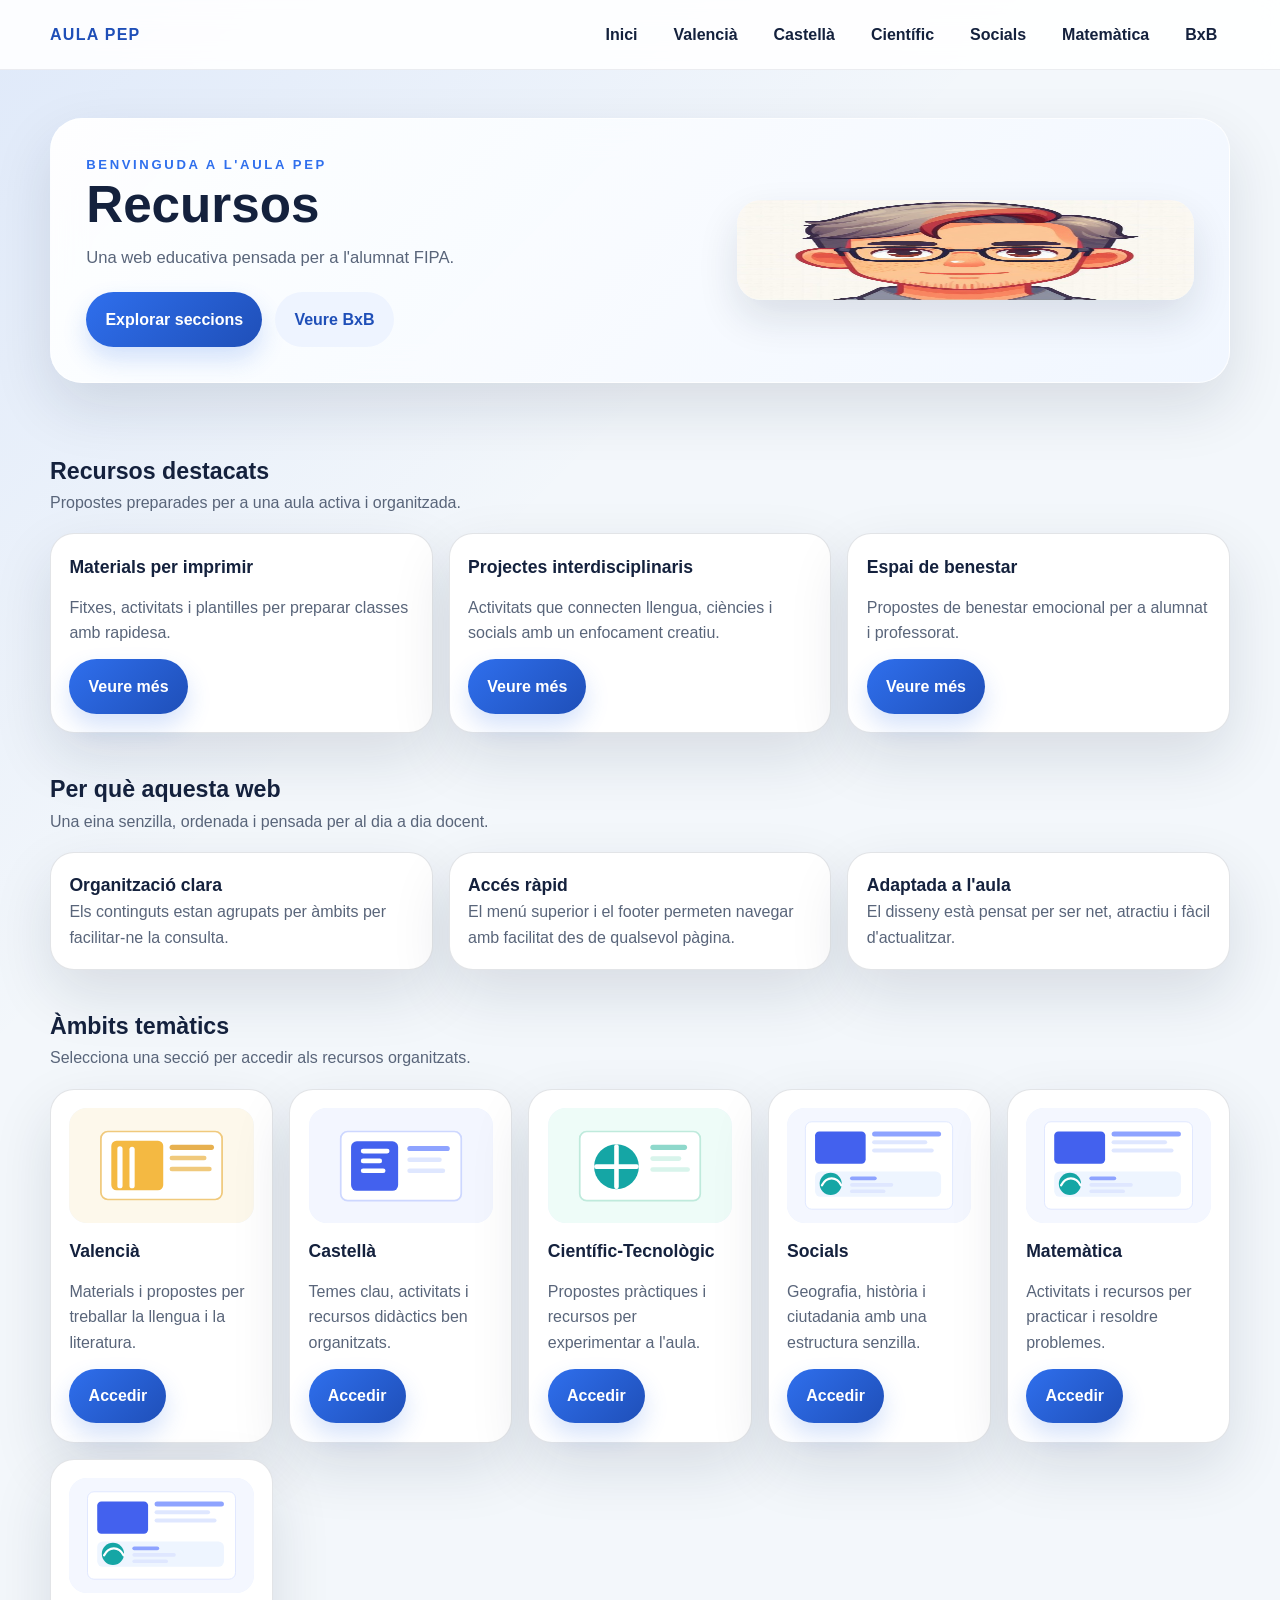
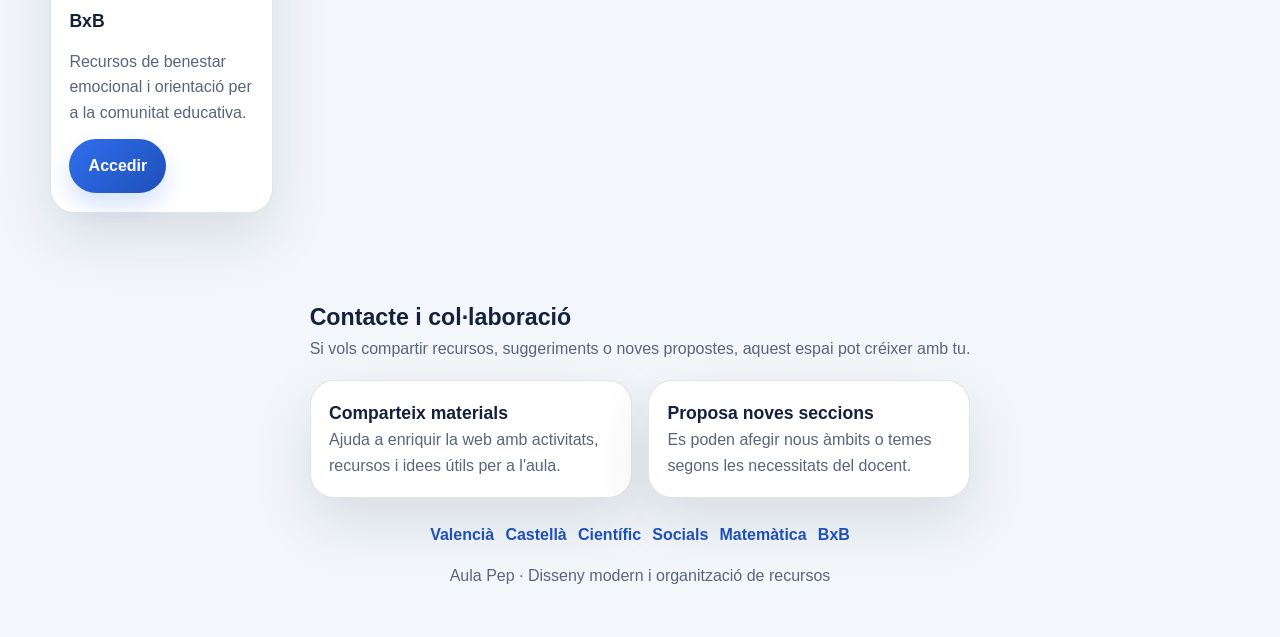
<file: index.html>
<!DOCTYPE html>
<html lang="ca">
<head>
  <meta charset="UTF-8" />
  <meta name="viewport" content="width=device-width, initial-scale=1.0" />
  <title>Aula Pep</title>
  <link rel="stylesheet" href="styles.css" />
</head>
<body>
  <div class="site-shell">
    <header class="site-header">
      <nav class="top-nav" aria-label="Navegació principal">
        <a class="nav-brand" href="index.html">Aula Pep</a>
        <div class="nav-links">
          <a href="index.html">Inici</a>
          <a href="valencia/index.html">Valencià</a>
          <a href="castella/index.html">Castellà</a>
          <a href="cientificotecnologic/index.html">Científic</a>
          <a href="social/index.html">Socials</a>
          <a href="matematica/index.html">Matemàtica</a>
          <a href="bxb.html">BxB</a>
        </div>
        <details class="mobile-nav">
          <summary>Menú</summary>
          <div class="mobile-nav__links">
            <a href="index.html">Inici</a>
            <a href="valencia/index.html">Valencià</a>
            <a href="castella/index.html">Castellà</a>
            <a href="cientificotecnologic/index.html">Científic</a>
            <a href="social/index.html">Socials</a>
            <a href="matematica/index.html">Matemàtica</a>
            <a href="bxb.html">BxB</a>
          </div>
        </details>
      </nav>
    </header>

    <header class="hero">
      <div class="hero-content">
        <div class="hero-text">
          <p class="eyebrow">Benvinguda a l'Aula Pep</p>
          <h1>Recursos</h1>
          <p class="subtitle">Una web educativa pensada per a l'alumnat FIPA.</p>
          <div class="hero-actions">
            <a class="button" href="#seccions">Explorar seccions</a>
            <a class="button-secondary" href="bxb.html">Veure BxB</a>
          </div>
        </div>
        <div class="hero-media">
          <img src="assets/images/peplogo.jpg" alt="Il·lustració d'un espai de recursos escolars" width="100" height="100">
        </div>
      </div>
    </header>

    <main>
      <section class="section-block" id="seccions">
        <div class="section-heading">
          <div>
            <h2>Recursos destacats</h2>
            <p>Propostes preparades per a una aula activa i organitzada.</p>
          </div>
        </div>

        <div class="card-grid">
          <article class="feature-card">
            <h3>Materials per imprimir</h3>
            <p>Fitxes, activitats i plantilles per preparar classes amb rapidesa.</p>
            <a class="button" href="valencia/index.html">Veure més</a>
          </article>
          <article class="feature-card">
            <h3>Projectes interdisciplinaris</h3>
            <p>Activitats que connecten llengua, ciències i socials amb un enfocament creatiu.</p>
            <a class="button" href="cientificotecnologic/index.html">Veure més</a>
          </article>
          <article class="feature-card">
            <h3>Espai de benestar</h3>
            <p>Propostes de benestar emocional per a alumnat i professorat.</p>
            <a class="button" href="bxb.html">Veure més</a>
          </article>
        </div>
      </section>

      <section class="section-block">
        <div class="section-heading">
          <div>
            <h2>Per què aquesta web</h2>
            <p>Una eina senzilla, ordenada i pensada per al dia a dia docent.</p>
          </div>
        </div>

        <div class="card-grid">
          <article class="info-card">
            <h3>Organització clara</h3>
            <p>Els continguts estan agrupats per àmbits per facilitar-ne la consulta.</p>
          </article>
          <article class="info-card">
            <h3>Accés ràpid</h3>
            <p>El menú superior i el footer permeten navegar amb facilitat des de qualsevol pàgina.</p>
          </article>
          <article class="info-card">
            <h3>Adaptada a l'aula</h3>
            <p>El disseny està pensat per ser net, atractiu i fàcil d'actualitzar.</p>
          </article>
        </div>
      </section>

      <section class="section-block" id="seccions">
        <div class="section-heading">
          <div>
            <h2>Àmbits temàtics</h2>
            <p>Selecciona una secció per accedir als recursos organitzats.</p>
          </div>
        </div>

        <div class="card-grid">
          <article class="feature-card">
            <div class="feature-card__image">
              <img src="assets/images/section-valencia.svg" alt="Il·lustració de valencià" />
            </div>
            <h3>Valencià</h3>
            <p>Materials i propostes per treballar la llengua i la literatura.</p>
            <a class="button" href="valencia/index.html">Accedir</a>
          </article>

          <article class="feature-card">
            <div class="feature-card__image">
              <img src="assets/images/section-castella.svg" alt="Il·lustració de castellà" />
            </div>
            <h3>Castellà</h3>
            <p>Temes clau, activitats i recursos didàctics ben organitzats.</p>
            <a class="button" href="castella/index.html">Accedir</a>
          </article>

          <article class="feature-card">
            <div class="feature-card__image">
              <img src="assets/images/section-cientific.svg" alt="Il·lustració de ciència i tecnologia" />
            </div>
            <h3>Científic-Tecnològic</h3>
            <p>Propostes pràctiques i recursos per experimentar a l'aula.</p>
            <a class="button" href="cientificotecnologic/index.html">Accedir</a>
          </article>

          <article class="feature-card">
            <div class="feature-card__image">
              <img src="assets/images/hero-home.svg" alt="Il·lustració de socials" />
            </div>
            <h3>Socials</h3>
            <p>Geografia, història i ciutadania amb una estructura senzilla.</p>
            <a class="button" href="social/index.html">Accedir</a>
          </article>

          <article class="feature-card">
            <div class="feature-card__image">
              <img src="assets/images/hero-home.svg" alt="Il·lustració de matemàtiques" />
            </div>
            <h3>Matemàtica</h3>
            <p>Activitats i recursos per practicar i resoldre problemes.</p>
            <a class="button" href="matematica/index.html">Accedir</a>
          </article>

          <article class="feature-card">
            <div class="feature-card__image">
              <img src="assets/images/hero-home.svg" alt="Il·lustració de benestar emocional" />
            </div>
            <h3>BxB</h3>
            <p>Recursos de benestar emocional i orientació per a la comunitat educativa.</p>
            <a class="button" href="bxb.html">Accedir</a>
          </article>
        </div>
      </section>
    </main>

    <section class="section-block">
      <div class="section-heading">
        <div>
          <h2>Contacte i col·laboració</h2>
          <p>Si vols compartir recursos, suggeriments o noves propostes, aquest espai pot créixer amb tu.</p>
        </div>
      </div>
      <div class="card-grid">
        <article class="info-card">
          <h3>Comparteix materials</h3>
          <p>Ajuda a enriquir la web amb activitats, recursos i idees útils per a l'aula.</p>
        </article>
        <article class="info-card">
          <h3>Proposa noves seccions</h3>
          <p>Es poden afegir nous àmbits o temes segons les necessitats del docent.</p>
        </article>
      </div>
    </section>

    <footer class="footer">
      <div class="footer-links">
        <a href="valencia/index.html">Valencià</a>
        <a href="castella/index.html">Castellà</a>
        <a href="cientificotecnologic/index.html">Científic</a>
        <a href="social/index.html">Socials</a>
        <a href="matematica/index.html">Matemàtica</a>
        <a href="bxb.html">BxB</a>
      </div>
      <p>Aula Pep · Disseny modern i organització de recursos</p>
    </footer>
  </div>
</body>
</html>
</file>
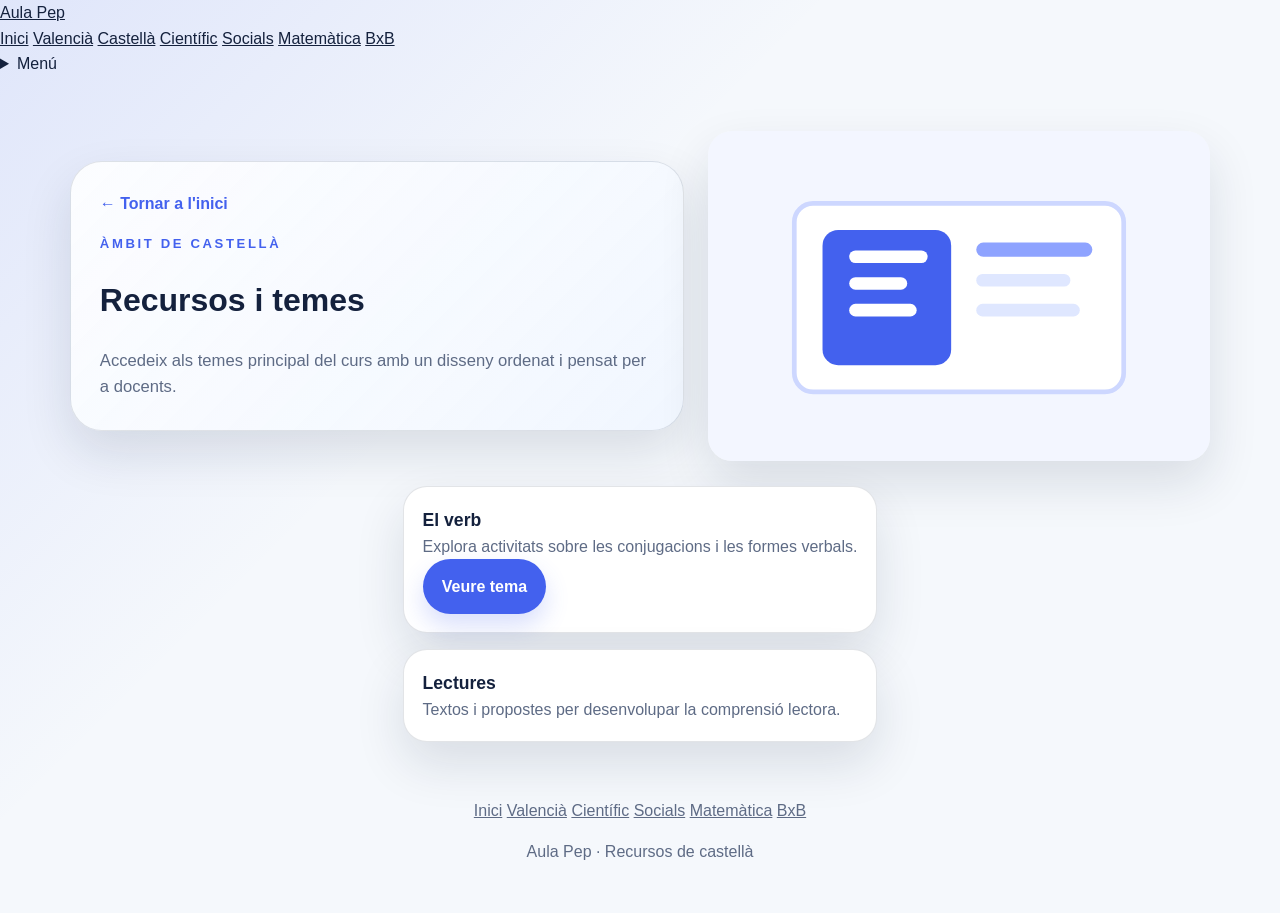
<file: castella/index.html>
<!DOCTYPE html>
<html lang="ca">
<head>
  <meta charset="UTF-8" />
  <meta name="viewport" content="width=device-width, initial-scale=1.0" />
  <title>Castellà · Aula Pep</title>
  <link rel="stylesheet" href="../assets/css/styles.css" />
</head>
<body>
  <div class="site-shell">
    <header class="site-header">
      <nav class="top-nav" aria-label="Navegació principal">
        <a class="nav-brand" href="../index.html">Aula Pep</a>
        <div class="nav-links">
          <a href="../index.html">Inici</a>
          <a href="../valencia/index.html">Valencià</a>
          <a href="index.html">Castellà</a>
          <a href="../cientificotecnologic/index.html">Científic</a>
          <a href="../social/index.html">Socials</a>
          <a href="../matematica/index.html">Matemàtica</a>
          <a href="../bxb.html">BxB</a>
        </div>
        <details class="mobile-nav">
          <summary>Menú</summary>
          <div class="mobile-nav__links">
            <a href="../index.html">Inici</a>
            <a href="../valencia/index.html">Valencià</a>
            <a href="index.html">Castellà</a>
            <a href="../cientificotecnologic/index.html">Científic</a>
            <a href="../social/index.html">Socials</a>
            <a href="../matematica/index.html">Matemàtica</a>
            <a href="../bxb.html">BxB</a>
          </div>
        </details>
      </nav>
    </header>

    <header class="page-hero">
      <div class="page-hero__content">
        <a class="back-link" href="../index.html">← Tornar a l'inici</a>
        <p class="eyebrow">Àmbit de castellà</p>
        <h1>Recursos i temes</h1>
        <p class="subtitle">Accedeix als temes principal del curs amb un disseny ordenat i pensat per a docents.</p>
      </div>
      <div class="page-hero__media">
        <img src="../assets/images/section-castella.svg" alt="Il·lustració d'activitats de castellà" />
      </div>
    </header>

    <main class="content-page">
      <section class="info-card-grid">
        <article class="info-card">
          <h3>El verb</h3>
          <p>Explora activitats sobre les conjugacions i les formes verbals.</p>
          <a class="button" href="tema-verbo.html">Veure tema</a>
        </article>
        <article class="info-card">
          <h3>Lectures</h3>
          <p>Textos i propostes per desenvolupar la comprensió lectora.</p>
        </article>
      </section>
    </main>

    <footer class="footer">
      <div class="footer-links">
        <a href="../index.html">Inici</a>
        <a href="../valencia/index.html">Valencià</a>
        <a href="../cientificotecnologic/index.html">Científic</a>
        <a href="../social/index.html">Socials</a>
        <a href="../matematica/index.html">Matemàtica</a>
        <a href="../bxb.html">BxB</a>
      </div>
      <p>Aula Pep · Recursos de castellà</p>
    </footer>
  </div>
</body>
</html>
</file>
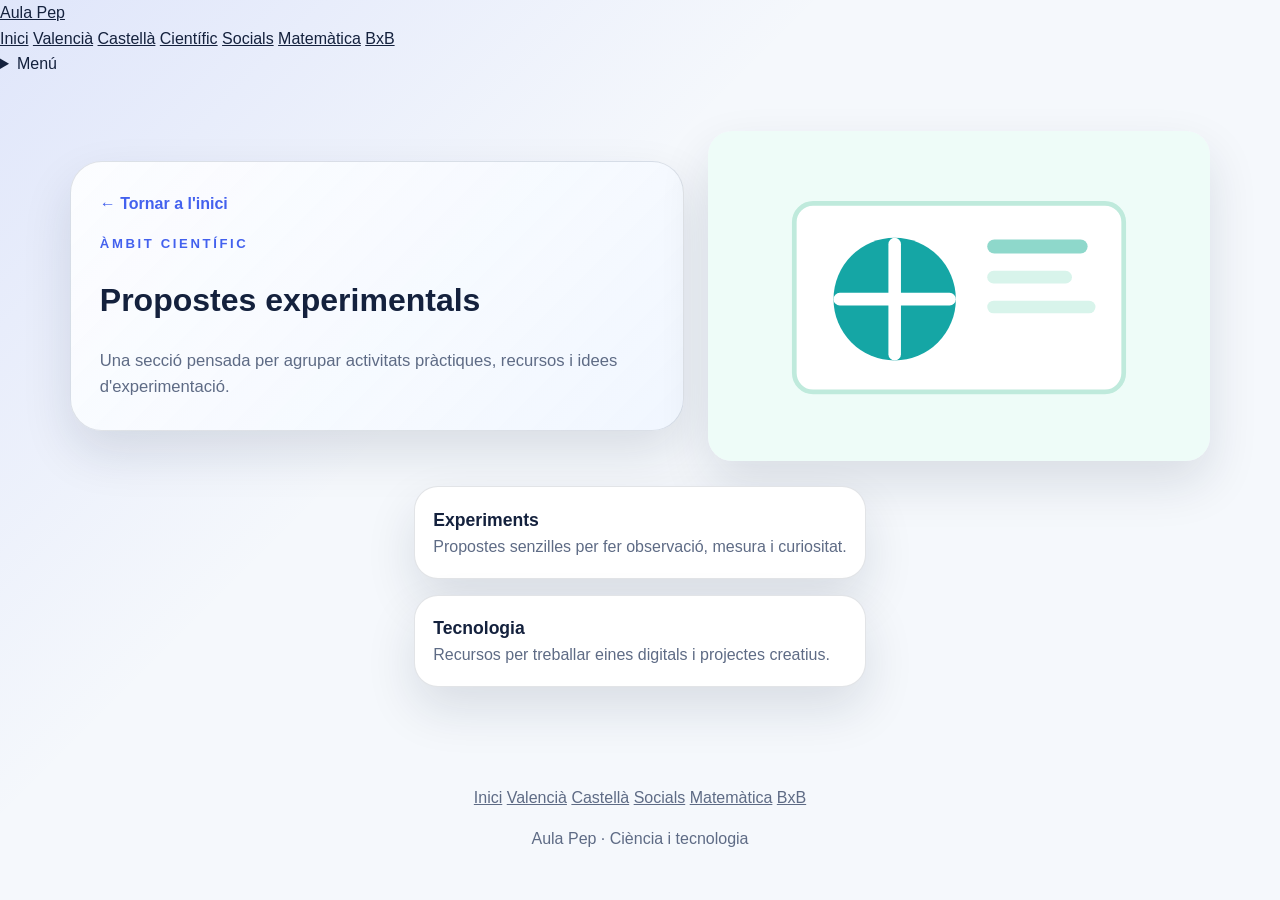
<file: cientificotecnologic/index.html>
<!DOCTYPE html>
<html lang="ca">
<head>
  <meta charset="UTF-8" />
  <meta name="viewport" content="width=device-width, initial-scale=1.0" />
  <title>Científic-Tecnològic · Aula Pep</title>
  <link rel="stylesheet" href="../assets/css/styles.css" />
</head>
<body>
  <div class="site-shell">
    <header class="site-header">
      <nav class="top-nav" aria-label="Navegació principal">
        <a class="nav-brand" href="../index.html">Aula Pep</a>
        <div class="nav-links">
          <a href="../index.html">Inici</a>
          <a href="../valencia/index.html">Valencià</a>
          <a href="../castella/index.html">Castellà</a>
          <a href="index.html">Científic</a>
          <a href="../social/index.html">Socials</a>
          <a href="../matematica/index.html">Matemàtica</a>
          <a href="../bxb.html">BxB</a>
        </div>
        <details class="mobile-nav">
          <summary>Menú</summary>
          <div class="mobile-nav__links">
            <a href="../index.html">Inici</a>
            <a href="../valencia/index.html">Valencià</a>
            <a href="../castella/index.html">Castellà</a>
            <a href="index.html">Científic</a>
            <a href="../social/index.html">Socials</a>
            <a href="../matematica/index.html">Matemàtica</a>
            <a href="../bxb.html">BxB</a>
          </div>
        </details>
      </nav>
    </header>

    <header class="page-hero">
      <div class="page-hero__content">
        <a class="back-link" href="../index.html">← Tornar a l'inici</a>
        <p class="eyebrow">Àmbit científic</p>
        <h1>Propostes experimentals</h1>
        <p class="subtitle">Una secció pensada per agrupar activitats pràctiques, recursos i idees d'experimentació.</p>
      </div>
      <div class="page-hero__media">
        <img src="../assets/images/section-cientific.svg" alt="Il·lustració d'experimentació científica" />
      </div>
    </header>

    <main class="content-page">
      <section class="info-card-grid">
        <article class="info-card">
          <h3>Experiments</h3>
          <p>Propostes senzilles per fer observació, mesura i curiositat.</p>
        </article>
        <article class="info-card">
          <h3>Tecnologia</h3>
          <p>Recursos per treballar eines digitals i projectes creatius.</p>
        </article>
      </section>
    </main>

    <footer class="footer">
      <div class="footer-links">
        <a href="../index.html">Inici</a>
        <a href="../valencia/index.html">Valencià</a>
        <a href="../castella/index.html">Castellà</a>
        <a href="../social/index.html">Socials</a>
        <a href="../matematica/index.html">Matemàtica</a>
        <a href="../bxb.html">BxB</a>
      </div>
      <p>Aula Pep · Ciència i tecnologia</p>
    </footer>
  </div>
</body>
</html>
</file>
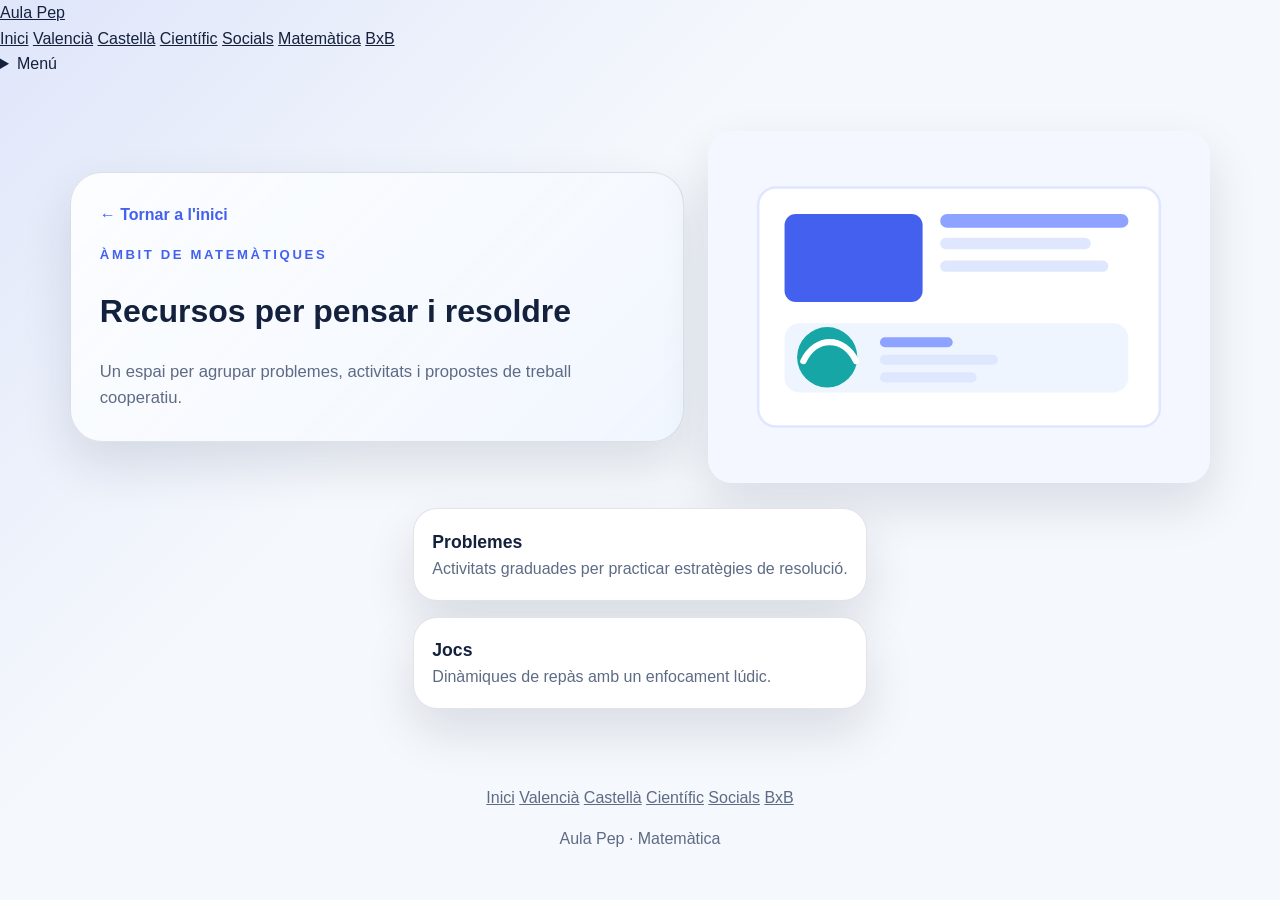
<file: matematica/index.html>
<!DOCTYPE html>
<html lang="ca">
<head>
  <meta charset="UTF-8" />
  <meta name="viewport" content="width=device-width, initial-scale=1.0" />
  <title>Matemàtica · Aula Pep</title>
  <link rel="stylesheet" href="../assets/css/styles.css" />
</head>
<body>
  <div class="site-shell">
    <header class="site-header">
      <nav class="top-nav" aria-label="Navegació principal">
        <a class="nav-brand" href="../index.html">Aula Pep</a>
        <div class="nav-links">
          <a href="../index.html">Inici</a>
          <a href="../valencia/index.html">Valencià</a>
          <a href="../castella/index.html">Castellà</a>
          <a href="../cientificotecnologic/index.html">Científic</a>
          <a href="../social/index.html">Socials</a>
          <a href="index.html">Matemàtica</a>
          <a href="../bxb.html">BxB</a>
        </div>
        <details class="mobile-nav">
          <summary>Menú</summary>
          <div class="mobile-nav__links">
            <a href="../index.html">Inici</a>
            <a href="../valencia/index.html">Valencià</a>
            <a href="../castella/index.html">Castellà</a>
            <a href="../cientificotecnologic/index.html">Científic</a>
            <a href="../social/index.html">Socials</a>
            <a href="index.html">Matemàtica</a>
            <a href="../bxb.html">BxB</a>
          </div>
        </details>
      </nav>
    </header>

    <header class="page-hero">
      <div class="page-hero__content">
        <a class="back-link" href="../index.html">← Tornar a l'inici</a>
        <p class="eyebrow">Àmbit de matemàtiques</p>
        <h1>Recursos per pensar i resoldre</h1>
        <p class="subtitle">Un espai per agrupar problemes, activitats i propostes de treball cooperatiu.</p>
      </div>
      <div class="page-hero__media">
        <img src="../assets/images/hero-home.svg" alt="Il·lustració d'un espai educatiu" />
      </div>
    </header>

    <main class="content-page">
      <section class="info-card-grid">
        <article class="info-card">
          <h3>Problemes</h3>
          <p>Activitats graduades per practicar estratègies de resolució.</p>
        </article>
        <article class="info-card">
          <h3>Jocs</h3>
          <p>Dinàmiques de repàs amb un enfocament lúdic.</p>
        </article>
      </section>
    </main>

    <footer class="footer">
      <div class="footer-links">
        <a href="../index.html">Inici</a>
        <a href="../valencia/index.html">Valencià</a>
        <a href="../castella/index.html">Castellà</a>
        <a href="../cientificotecnologic/index.html">Científic</a>
        <a href="../social/index.html">Socials</a>
        <a href="../bxb.html">BxB</a>
      </div>
      <p>Aula Pep · Matemàtica</p>
    </footer>
  </div>
</body>
</html>
</file>
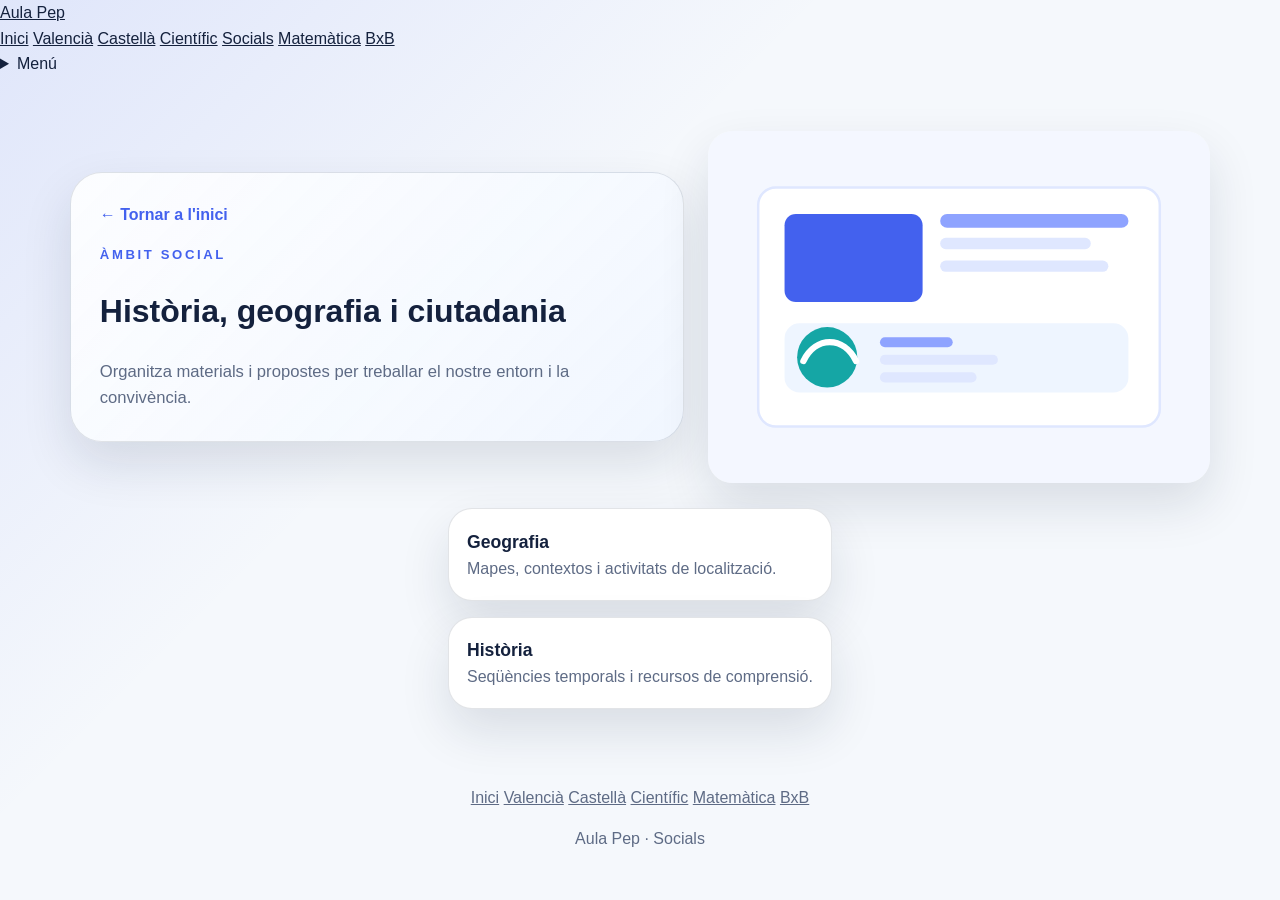
<file: social/index.html>
<!DOCTYPE html>
<html lang="ca">
<head>
  <meta charset="UTF-8" />
  <meta name="viewport" content="width=device-width, initial-scale=1.0" />
  <title>Socials · Aula Pep</title>
  <link rel="stylesheet" href="../assets/css/styles.css" />
</head>
<body>
  <div class="site-shell">
    <header class="site-header">
      <nav class="top-nav" aria-label="Navegació principal">
        <a class="nav-brand" href="../index.html">Aula Pep</a>
        <div class="nav-links">
          <a href="../index.html">Inici</a>
          <a href="../valencia/index.html">Valencià</a>
          <a href="../castella/index.html">Castellà</a>
          <a href="../cientificotecnologic/index.html">Científic</a>
          <a href="index.html">Socials</a>
          <a href="../matematica/index.html">Matemàtica</a>
          <a href="../bxb.html">BxB</a>
        </div>
        <details class="mobile-nav">
          <summary>Menú</summary>
          <div class="mobile-nav__links">
            <a href="../index.html">Inici</a>
            <a href="../valencia/index.html">Valencià</a>
            <a href="../castella/index.html">Castellà</a>
            <a href="../cientificotecnologic/index.html">Científic</a>
            <a href="index.html">Socials</a>
            <a href="../matematica/index.html">Matemàtica</a>
            <a href="../bxb.html">BxB</a>
          </div>
        </details>
      </nav>
    </header>

    <header class="page-hero">
      <div class="page-hero__content">
        <a class="back-link" href="../index.html">← Tornar a l'inici</a>
        <p class="eyebrow">Àmbit social</p>
        <h1>Història, geografia i ciutadania</h1>
        <p class="subtitle">Organitza materials i propostes per treballar el nostre entorn i la convivència.</p>
      </div>
      <div class="page-hero__media">
        <img src="../assets/images/hero-home.svg" alt="Il·lustració d'un espai educatiu" />
      </div>
    </header>

    <main class="content-page">
      <section class="info-card-grid">
        <article class="info-card">
          <h3>Geografia</h3>
          <p>Mapes, contextos i activitats de localització.</p>
        </article>
        <article class="info-card">
          <h3>Història</h3>
          <p>Seqüències temporals i recursos de comprensió.</p>
        </article>
      </section>
    </main>

    <footer class="footer">
      <div class="footer-links">
        <a href="../index.html">Inici</a>
        <a href="../valencia/index.html">Valencià</a>
        <a href="../castella/index.html">Castellà</a>
        <a href="../cientificotecnologic/index.html">Científic</a>
        <a href="../matematica/index.html">Matemàtica</a>
        <a href="../bxb.html">BxB</a>
      </div>
      <p>Aula Pep · Socials</p>
    </footer>
  </div>
</body>
</html>
</file>
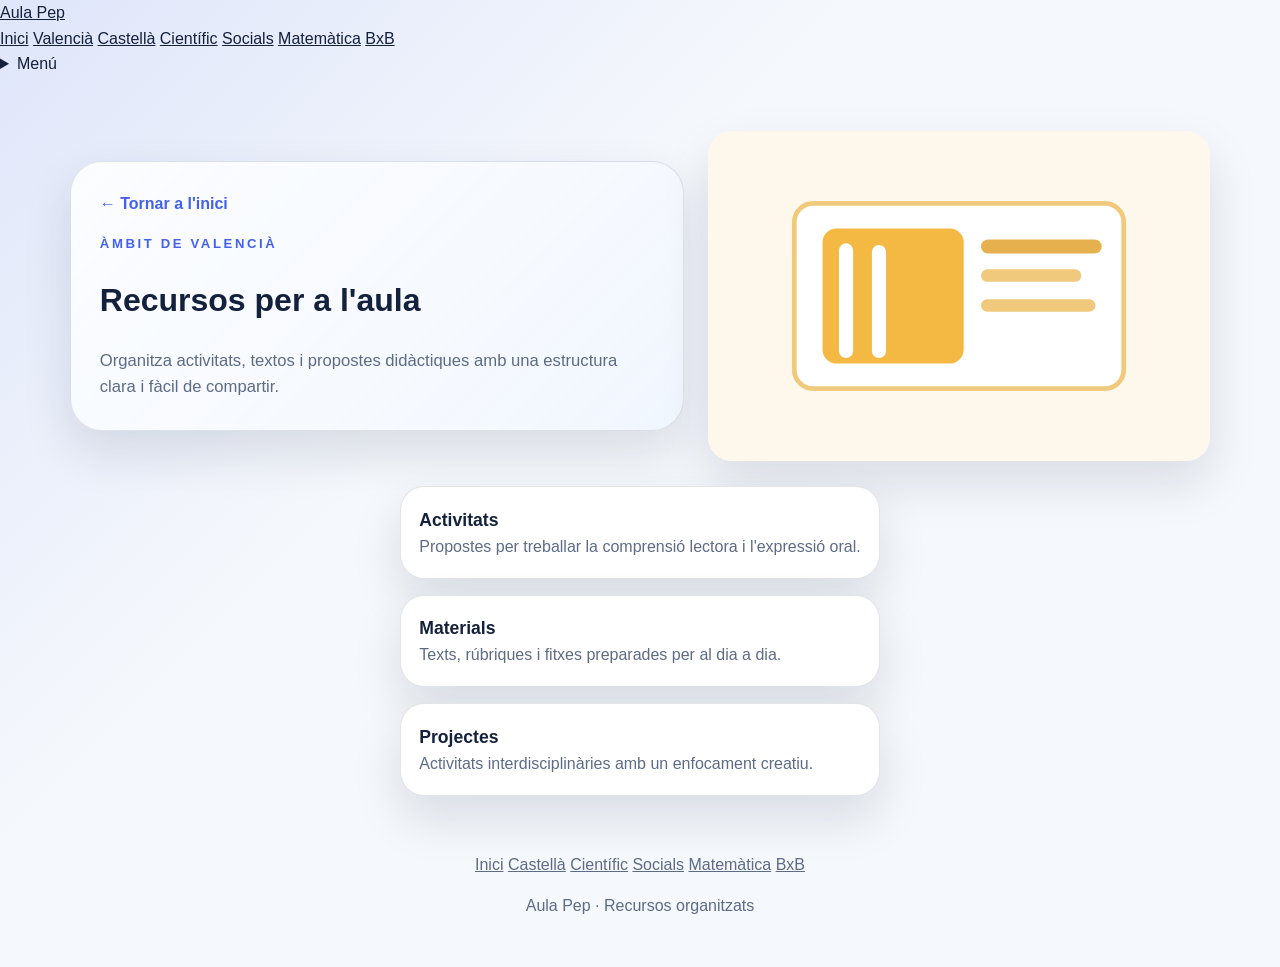
<file: valencia/index.html>
<!DOCTYPE html>
<html lang="ca">
<head>
  <meta charset="UTF-8" />
  <meta name="viewport" content="width=device-width, initial-scale=1.0" />
  <title>Valencià · Aula Pep</title>
  <link rel="stylesheet" href="../assets/css/styles.css" />
</head>
<body>
  <div class="site-shell">
    <header class="site-header">
      <nav class="top-nav" aria-label="Navegació principal">
        <a class="nav-brand" href="../index.html">Aula Pep</a>
        <div class="nav-links">
          <a href="../index.html">Inici</a>
          <a href="index.html">Valencià</a>
          <a href="../castella/index.html">Castellà</a>
          <a href="../cientificotecnologic/index.html">Científic</a>
          <a href="../social/index.html">Socials</a>
          <a href="../matematica/index.html">Matemàtica</a>
          <a href="../bxb.html">BxB</a>
        </div>
        <details class="mobile-nav">
          <summary>Menú</summary>
          <div class="mobile-nav__links">
            <a href="../index.html">Inici</a>
            <a href="index.html">Valencià</a>
            <a href="../castella/index.html">Castellà</a>
            <a href="../cientificotecnologic/index.html">Científic</a>
            <a href="../social/index.html">Socials</a>
            <a href="../matematica/index.html">Matemàtica</a>
            <a href="../bxb.html">BxB</a>
          </div>
        </details>
      </nav>
    </header>

    <header class="page-hero">
      <div class="page-hero__content">
        <a class="back-link" href="../index.html">← Tornar a l'inici</a>
        <p class="eyebrow">Àmbit de valencià</p>
        <h1>Recursos per a l'aula</h1>
        <p class="subtitle">Organitza activitats, textos i propostes didàctiques amb una estructura clara i fàcil de compartir.</p>
      </div>
      <div class="page-hero__media">
        <img src="../assets/images/section-valencia.svg" alt="Il·lustració de recursos de valencià" />
      </div>
    </header>

    <main class="content-page">
      <section class="info-card-grid">
        <article class="info-card">
          <h3>Activitats</h3>
          <p>Propostes per treballar la comprensió lectora i l'expressió oral.</p>
        </article>
        <article class="info-card">
          <h3>Materials</h3>
          <p>Texts, rúbriques i fitxes preparades per al dia a dia.</p>
        </article>
        <article class="info-card">
          <h3>Projectes</h3>
          <p>Activitats interdisciplinàries amb un enfocament creatiu.</p>
        </article>
      </section>
    </main>

    <footer class="footer">
      <div class="footer-links">
        <a href="../index.html">Inici</a>
        <a href="../castella/index.html">Castellà</a>
        <a href="../cientificotecnologic/index.html">Científic</a>
        <a href="../social/index.html">Socials</a>
        <a href="../matematica/index.html">Matemàtica</a>
        <a href="../bxb.html">BxB</a>
      </div>
      <p>Aula Pep · Recursos organitzats</p>
    </footer>
  </div>
</body>
</html>
</file>
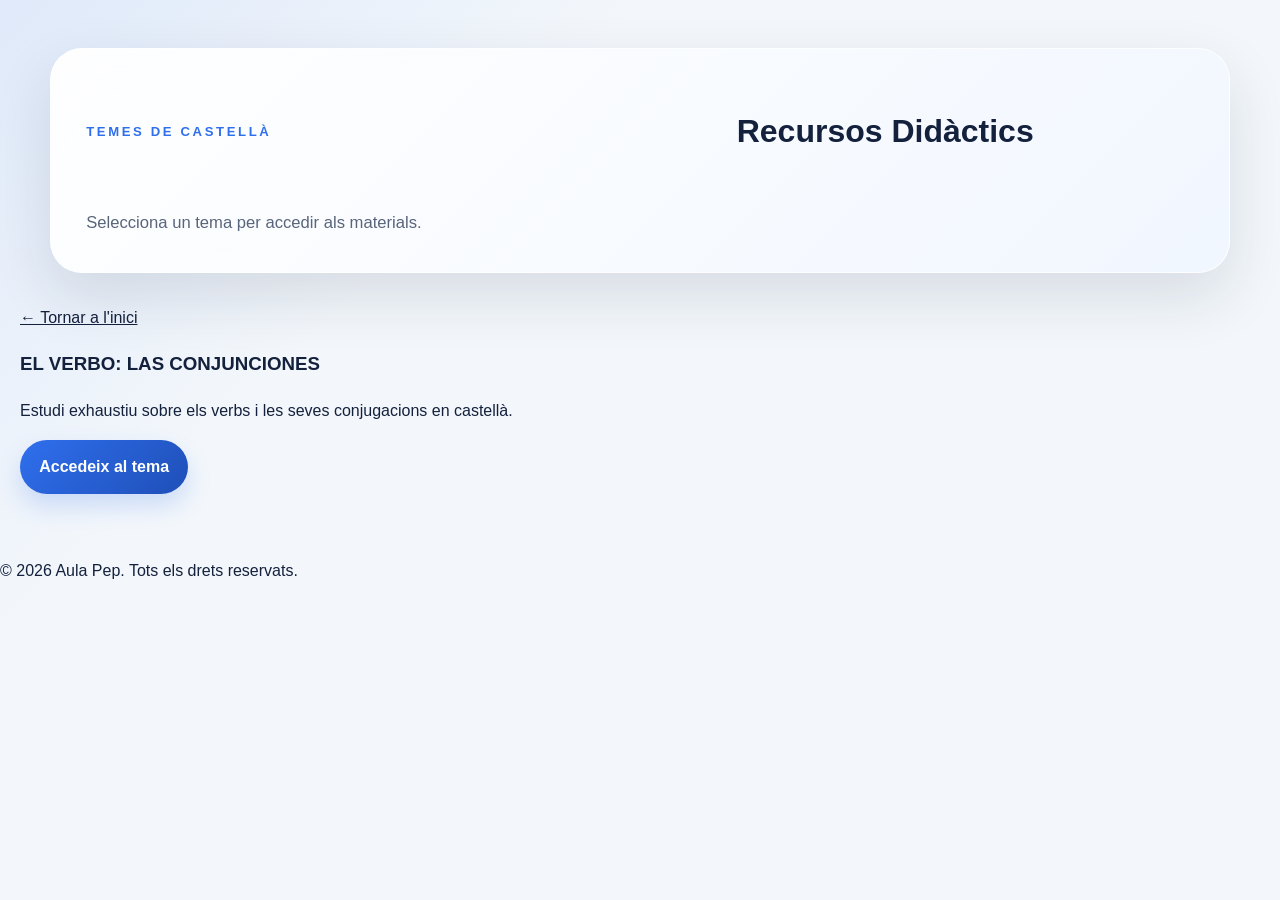
<file: castella/castellano.html>
<!DOCTYPE html>
<html lang="es">
<head>
  <meta charset="UTF-8" />
  <meta name="viewport" content="width=device-width, initial-scale=1.0" />
  <title>Castellà - Aula Pep</title>
  <link rel="stylesheet" href="../styles.css" />
  <link rel="stylesheet" href="css/estils-base.css" />
</head>
<body>
  <header class="hero">
    <div class="hero-content">
      <p class="eyebrow">Temes de Castellà</p>
      <h1>Recursos Didàctics</h1>
      <p class="subtitle">Selecciona un tema per accedir als materials.</p>
    </div>
  </header>

  <main>
    <section class="themes-section">
      <div class="container">
        <a href="../index.html" class="back-button">← Tornar a l'inici</a>
        
        <div class="themes-grid">
          <article class="theme-card">
            <h3>EL VERBO: LAS CONJUNCIONES</h3>
            <p>Estudi exhaustiu sobre els verbs i les seves conjugacions en castellà.</p>
            <a class="button" href="tema-verbo.html">Accedeix al tema</a>
          </article>
        </div>
      </div>
    </section>
  </main>

  <footer>
    <p>&copy; 2026 Aula Pep. Tots els drets reservats.</p>
  </footer>
</body>
</html>
</file>
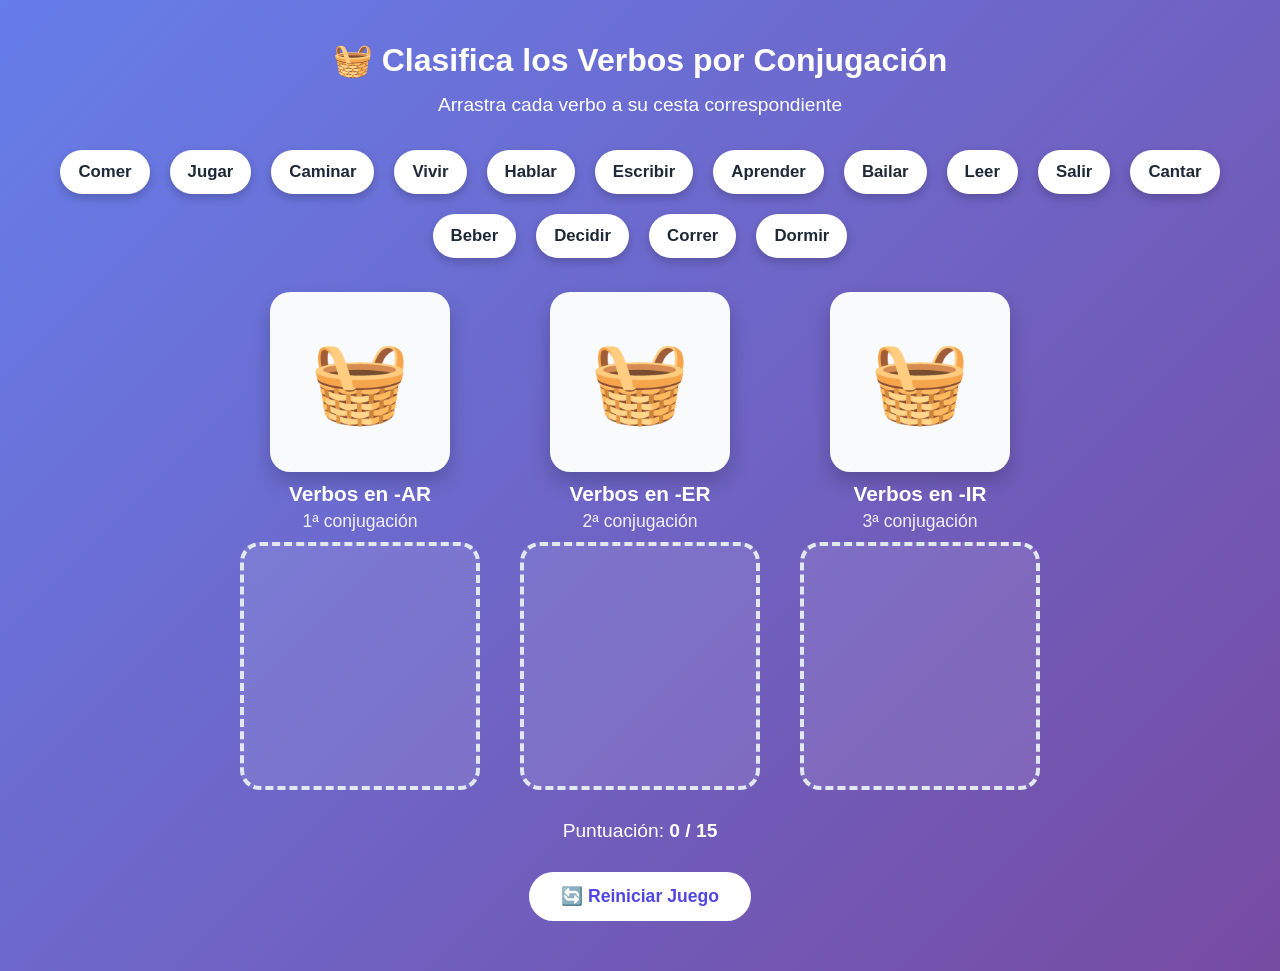
<file: castella/tema-verbo.html>
<!DOCTYPE html>
<html lang="es">
<head>
    <meta charset="UTF-8">
    <meta name="viewport" content="width=device-width, initial-scale=1.0">
    <title>Clasifica los Verbos - Conjugaciones</title>
    <style>
        body {
            font-family: 'Segoe UI', Arial, sans-serif;
            background: linear-gradient(135deg, #667eea, #764ba2);
            margin: 0;
            padding: 20px;
            color: white;
        }
        h1 { text-align: center; margin-bottom: 10px; }
        .info { text-align: center; font-size: 1.2em; margin: 15px; }
        
        .cestas {
            display: flex;
            justify-content: center;
            gap: 40px;
            flex-wrap: wrap;
            margin: 30px 0;
        }
        .cesta {
            width: 240px;
            text-align: center;
        }
        .cesta .cesta-visual {
            width: 180px;
            height: 180px;
            margin: 0 auto 10px;
            background: #f8fafc;
            border-radius: 20px;
            display: flex;
            align-items: center;
            justify-content: center;
            font-size: 5em;
            box-shadow: 0 10px 20px rgba(0,0,0,0.2);
        }
        .cesta h3 { margin: 5px 0; font-size: 1.3em; }
        .cesta .subtitulo { font-size: 1.1em; opacity: 0.9; }

        .dropzone {
            height: 220px;
            border: 4px dashed #e2e8f0;
            border-radius: 20px;
            margin-top: 10px;
            padding: 10px;
            display: flex;
            flex-wrap: wrap;
            gap: 8px;
            align-content: flex-start;
            background: rgba(255,255,255,0.1);
            min-height: 180px;
            transition: all 0.3s;
        }
        .dropzone.dragover {
            background: rgba(255,255,255,0.25);
            border-color: white;
        }

        .palabra {
            background: white;
            color: #1e2937;
            padding: 12px 18px;
            border-radius: 50px;
            font-size: 1.05em;
            font-weight: bold;
            cursor: grab;
            box-shadow: 0 4px 10px rgba(0,0,0,0.2);
            transition: transform 0.2s;
            margin: 4px;
        }
        .palabra:active { transform: scale(0.95); cursor: grabbing; }

        .correcto { 
            background: #4ade80 !important; 
            color: white; 
            box-shadow: 0 4px 12px rgba(74, 222, 128, 0.4);
        }

        button {
            display: block;
            margin: 30px auto;
            padding: 14px 32px;
            font-size: 1.1em;
            background: white;
            color: #4f46e5;
            border: none;
            border-radius: 50px;
            cursor: pointer;
            font-weight: bold;
        }
    </style>
</head>
<body>
    <h1>🧺 Clasifica los Verbos por Conjugación</h1>
    <div class="info">Arrastra cada verbo a su cesta correspondiente</div>

    <div class="cestas" id="cestas"></div>

    <div class="info" id="puntuacion">Puntuación: <strong>0 / 15</strong></div>
    <button onclick="reiniciarJuego()">🔄 Reiniciar Juego</button>

    <script>
        const verbosOriginales = [
            {texto: "Cantar", categoria: "AR"},
            {texto: "Bailar", categoria: "AR"},
            {texto: "Hablar", categoria: "AR"},
            {texto: "Caminar", categoria: "AR"},
            {texto: "Jugar", categoria: "AR"},
            {texto: "Comer", categoria: "ER"},
            {texto: "Beber", categoria: "ER"},
            {texto: "Correr", categoria: "ER"},
            {texto: "Leer", categoria: "ER"},
            {texto: "Aprender", categoria: "ER"},
            {texto: "Vivir", categoria: "IR"},
            {texto: "Salir", categoria: "IR"},
            {texto: "Dormir", categoria: "IR"},
            {texto: "Escribir", categoria: "IR"},
            {texto: "Decidir", categoria: "IR"}
        ];

        const categorias = [
            {id: "AR", nombre: "Verbos en -AR", grupo: "1ª conjugación"},
            {id: "ER", nombre: "Verbos en -ER", grupo: "2ª conjugación"},
            {id: "IR", nombre: "Verbos en -IR", grupo: "3ª conjugación"}
        ];

        let verbos = [];
        let puntuacion = 0;

        function mezclarArray(array) {
            return array.sort(() => Math.random() - 0.5);
        }

        function crearCestas() {
            const contenedor = document.getElementById('cestas');
            contenedor.innerHTML = '';
            
            categorias.forEach(cat => {
                const cesta = document.createElement('div');
                cesta.className = 'cesta';
                cesta.innerHTML = `
                    <div class="cesta-visual">🧺</div>
                    <h3>${cat.nombre}</h3>
                    <div class="subtitulo">${cat.grupo}</div>
                    <div class="dropzone" data-categoria="${cat.id}"></div>
                `;
                contenedor.appendChild(cesta);
            });

            document.querySelectorAll('.dropzone').forEach(zone => {
                zone.addEventListener('dragover', e => {
                    e.preventDefault();
                    zone.classList.add('dragover');
                });
                zone.addEventListener('dragleave', () => zone.classList.remove('dragover'));
                zone.addEventListener('drop', manejarDrop);
            });
        }

        function crearPalabras() {
            const contenedor = document.getElementById('cestas');
            // Las palabras iniciales se crean en una zona temporal, pero se moverán al dropear
            verbos.forEach((verbo, index) => {
                const palabra = document.createElement('div');
                palabra.className = 'palabra';
                palabra.draggable = true;
                palabra.textContent = verbo.texto;
                palabra.dataset.categoria = verbo.categoria;
                palabra.dataset.index = index;

                palabra.addEventListener('dragstart', e => {
                    e.dataTransfer.setData('text', palabra.dataset.categoria);
                    e.dataTransfer.setData('index', palabra.dataset.index);
                    e.dataTransfer.setData('elemento', 'palabra');
                });

                // Colocarlas inicialmente fuera de las cestas (en la parte superior)
                if (index < 5) {
                    const tempZone = document.createElement('div');
                    tempZone.style.display = 'flex';
                    tempZone.style.justifyContent = 'center';
                    tempZone.style.margin = '10px';
                    tempZone.appendChild(palabra);
                    contenedor.parentNode.insertBefore(tempZone, contenedor);
                } else {
                    // Mejor: crear una zona inicial visible
                }
            });
        }

        // Mejor versión simplificada y funcional
        function iniciarJuego() {
            verbos = mezclarArray([...verbosOriginales]);
            puntuacion = 0;
            document.getElementById('puntuacion').innerHTML = `Puntuación: <strong>0 / 15</strong>`;
            crearCestas();
            crearPalabrasIniciales();
        }

        function crearPalabrasIniciales() {
            const palabrasContainer = document.createElement('div');
            palabrasContainer.style = "display: flex; flex-wrap: wrap; justify-content: center; gap: 12px; margin: 30px 0; min-height: 80px;";
            palabrasContainer.id = "palabras-iniciales";

            verbos.forEach((verbo, index) => {
                const palabra = document.createElement('div');
                palabra.className = 'palabra';
                palabra.draggable = true;
                palabra.textContent = verbo.texto;
                palabra.dataset.categoria = verbo.categoria;
                palabra.dataset.index = index;

                palabra.addEventListener('dragstart', e => {
                    e.dataTransfer.setData('categoria', palabra.dataset.categoria);
                    e.dataTransfer.setData('index', palabra.dataset.index);
                    palabra.style.opacity = '0.5';
                });

                palabra.addEventListener('dragend', () => palabra.style.opacity = '1');

                palabrasContainer.appendChild(palabra);
            });

            document.body.insertBefore(palabrasContainer, document.getElementById('cestas'));
        }

        function manejarDrop(e) {
            e.preventDefault();
            const zona = e.currentTarget;
            zona.classList.remove('dragover');

            const categoriaCorrecta = e.dataTransfer.getData('categoria');
            const index = e.dataTransfer.getData('index');
            const categoriaSoltada = zona.dataset.categoria;

            const palabra = document.querySelector(`.palabra[data-index="${index}"]`);

            if (categoriaCorrecta === categoriaSoltada) {
                palabra.classList.add('correcto');
                palabra.draggable = false;
                zona.appendChild(palabra);   // ← Se mueve a la cesta
                puntuacion++;
                document.getElementById('puntuacion').innerHTML = `Puntuación: <strong>${puntuacion} / 15</strong>`;

                if (puntuacion === 15) {
                    setTimeout(() => alert("¡Felicidades! Has completado el juego correctamente 🎉"), 300);
                }
            } else {
                palabra.style.animation = 'shake 0.4s';
                setTimeout(() => palabra.style.animation = '', 500);
            }
        }

        function reiniciarJuego() {
            document.getElementById('palabras-iniciales')?.remove();
            iniciarJuego();
        }

        // Iniciar
        iniciarJuego();
    </script>
</body>
</html>
</file>
<file: styles.css>
:root {
  color-scheme: light;
  --bg: #f3f7fb;
  --surface: #ffffff;
  --surface-soft: #eef4ff;
  --text: #14213d;
  --muted: #59657a;
  --accent: #2f6fed;
  --accent-strong: #1f4fb8;
  --accent-alt: #16a085;
  --border: rgba(20, 33, 61, 0.12);
  --shadow: 0 24px 60px rgba(20, 33, 61, 0.12);
  --radius: 24px;
}

* {
  box-sizing: border-box;
}

html {
  scroll-behavior: smooth;
}

body {
  margin: 0;
  font-family: Inter, "Segoe UI", Roboto, Helvetica, Arial, sans-serif;
  line-height: 1.6;
  color: var(--text);
  background: linear-gradient(135deg, rgba(47, 111, 237, 0.1), transparent 30%), var(--bg);
  min-height: 100vh;
}

a {
  color: inherit;
}

img {
  max-width: 100%;
  display: block;
}

.site-shell {
  min-height: 100vh;
  display: flex;
  flex-direction: column;
}

.site-header {
  position: sticky;
  top: 0;
  z-index: 1000;
  padding: 0.85rem 1.25rem;
  background: rgba(255, 255, 255, 0.9);
  border-bottom: 1px solid rgba(20, 33, 61, 0.08);
  backdrop-filter: blur(12px);
}

.top-nav {
  max-width: 1180px;
  margin: 0 auto;
  display: flex;
  align-items: center;
  justify-content: space-between;
  gap: 1rem;
}

.nav-brand {
  font-size: 1rem;
  font-weight: 800;
  color: var(--accent-strong);
  text-decoration: none;
  letter-spacing: 0.08em;
  text-transform: uppercase;
}

.nav-links {
  display: flex;
  flex-wrap: wrap;
  gap: 0.65rem;
}

.nav-links a {
  padding: 0.5rem 0.8rem;
  border-radius: 999px;
  color: var(--text);
  text-decoration: none;
  font-weight: 600;
  transition: background 0.2s ease, color 0.2s ease;
}

.nav-links a:hover,
.nav-links a:focus-visible {
  background: var(--surface-soft);
  color: var(--accent-strong);
}

.mobile-nav {
  display: none;
}

.mobile-nav summary {
  list-style: none;
  cursor: pointer;
  padding: 0.55rem 0.8rem;
  border-radius: 999px;
  background: var(--surface-soft);
  color: var(--accent-strong);
  font-weight: 700;
}

.mobile-nav summary::-webkit-details-marker {
  display: none;
}

.mobile-nav__links {
  display: grid;
  gap: 0.35rem;
  margin-top: 0.55rem;
  padding: 0.7rem;
  border-radius: 16px;
  background: rgba(255, 255, 255, 0.92);
  box-shadow: 0 10px 24px rgba(20, 33, 61, 0.08);
}

.mobile-nav__links a {
  color: var(--text);
  text-decoration: none;
  font-weight: 600;
}

.hero {
  padding: 3rem 1.25rem 2rem;
}

.hero-content {
  max-width: 1180px;
  margin: 0 auto;
  display: grid;
  grid-template-columns: 1.15fr 0.85fr;
  gap: 2rem;
  align-items: center;
  padding: 2.2rem;
  border-radius: calc(var(--radius) + 8px);
  background: linear-gradient(135deg, rgba(255,255,255,0.95), rgba(240,246,255,0.95));
  border: 1px solid rgba(255, 255, 255, 0.78);
  box-shadow: var(--shadow);
  backdrop-filter: blur(16px);
}

.hero-text h1 {
  margin: 0.2rem 0 0.8rem;
  font-size: clamp(2.3rem, 4vw, 3.6rem);
  line-height: 1.05;
}

.eyebrow {
  margin: 0;
  color: var(--accent);
  font-size: 0.82rem;
  font-weight: 800;
  letter-spacing: 0.2em;
  text-transform: uppercase;
}

.subtitle {
  margin: 0;
  max-width: 640px;
  color: var(--muted);
  font-size: 1.04rem;
}

.hero-actions {
  display: flex;
  flex-wrap: wrap;
  gap: 0.8rem;
  margin-top: 1.3rem;
}

.button,
.button-secondary {
  display: inline-flex;
  align-items: center;
  justify-content: center;
  padding: 0.9rem 1.2rem;
  border-radius: 999px;
  text-decoration: none;
  font-weight: 700;
  transition: transform 0.2s ease, box-shadow 0.2s ease, background 0.2s ease;
}

.button {
  background: linear-gradient(135deg, var(--accent), var(--accent-strong));
  color: #fff;
  box-shadow: 0 12px 24px rgba(47, 111, 237, 0.2);
}

.button-secondary {
  background: var(--surface-soft);
  color: var(--accent-strong);
}

.button:hover,
.button:focus-visible,
.button-secondary:hover,
.button-secondary:focus-visible {
  transform: translateY(-2px);
}

.hero-media img {
  width: 100%;
  border-radius: var(--radius);
  box-shadow: 0 18px 40px rgba(20, 33, 61, 0.12);
}

main {
  flex: 1;
  padding: 0 1.25rem 3rem;
}

.section-block,
.content-page {
  max-width: 1180px;
  margin: 0 auto;
}

.section-block {
  margin-top: 1rem;
  padding: 1.4rem 0 0;
}

.section-heading {
  display: flex;
  justify-content: space-between;
  align-items: end;
  gap: 1rem;
  margin-bottom: 1.1rem;
}

.section-heading h2 {
  margin: 0;
  font-size: 1.45rem;
}

.section-heading p {
  margin: 0;
  color: var(--muted);
}

.card-grid {
  display: grid;
  gap: 1rem;
  grid-template-columns: repeat(auto-fit, minmax(220px, 1fr));
}

.feature-card,
.panel-card,
.info-card {
  padding: 1.15rem;
  background: var(--surface);
  border: 1px solid var(--border);
  border-radius: var(--radius);
  box-shadow: var(--shadow);
}

.feature-card:hover,
.info-card:hover {
  transform: translateY(-3px);
  transition: transform 0.2s ease;
}

.feature-card {
  display: flex;
  flex-direction: column;
  gap: 0.85rem;
}

.feature-card__image {
  border-radius: 18px;
  overflow: hidden;
  aspect-ratio: 16 / 10;
  background: var(--surface-soft);
}

.feature-card__image img {
  width: 100%;
  height: 100%;
  object-fit: cover;
}

.feature-card h3,
.panel-card h3,
.info-card h3 {
  margin: 0;
  font-size: 1.1rem;
}

.feature-card p,
.panel-card p,
.info-card p {
  margin: 0;
  color: var(--muted);
}

.feature-card .button,
.panel-card .button {
  margin-top: auto;
  width: fit-content;
}

.page-hero {
  max-width: 1180px;
  margin: 1.4rem auto 0;
  padding: 2rem 1.25rem 0;
  display: grid;
  grid-template-columns: 1.1fr 0.9fr;
  gap: 1.5rem;
  align-items: center;
}

.page-hero__content {
  padding: 1.8rem;
  border-radius: calc(var(--radius) + 8px);
  background: linear-gradient(135deg, rgba(255,255,255,0.94), rgba(240,246,255,0.96));
  border: 1px solid var(--border);
  box-shadow: var(--shadow);
}

.back-link {
  display: inline-flex;
  align-items: center;
  gap: 0.35rem;
  margin-bottom: 1rem;
  color: var(--accent);
  font-weight: 700;
  text-decoration: none;
}

.page-hero__media img {
  border-radius: var(--radius);
  box-shadow: var(--shadow);
}

.content-page {
  padding: 1.6rem 0 2rem;
}

.info-card-grid {
  display: grid;
  gap: 1rem;
  grid-template-columns: repeat(auto-fit, minmax(240px, 1fr));
}

.image-gallery-block {
  background: rgba(237, 249, 238, 0.95);
}

.image-gallery {
  display: grid;
  grid-template-columns: repeat(auto-fit, minmax(200px, 1fr));
  gap: 1rem;
  margin-top: 1.5rem;
}

.image-gallery figure {
  margin: 0;
  overflow: hidden;
  border-radius: 24px;
  background: #f8faf7;
  box-shadow: 0 16px 40px rgba(15, 23, 42, 0.08);
}

.image-gallery img {
  display: block;
  width: 100%;
  height: 220px;
  object-fit: cover;
}

.image-gallery figcaption {
  padding: 0.85rem 1rem;
  color: #2f5f3b;
  font-size: 0.98rem;
  font-weight: 600;
}

.footer {
  margin-top: auto;
  padding: 1.5rem 1.25rem 2rem;
  text-align: center;
  color: var(--muted);
}

.footer-links {
  display: flex;
  flex-wrap: wrap;
  justify-content: center;
  gap: 0.7rem;
  margin-bottom: 0.7rem;
}

.footer-links a {
  color: var(--accent-strong);
  text-decoration: none;
  font-weight: 600;
}

@media (max-width: 860px) {
  .hero-content,
  .page-hero {
    grid-template-columns: 1fr;
  }

  .hero {
    padding-top: 1.4rem;
  }
}

@media (max-width: 640px) {
  .site-header {
    padding: 0.7rem 1rem;
  }

  .top-nav {
    flex-direction: column;
    align-items: flex-start;
  }

  .nav-links {
    display: none;
  }

  .mobile-nav {
    display: block;
    width: 100%;
  }

  .hero-content,
  .page-hero__content,
  .feature-card,
  .panel-card,
  .info-card {
    padding: 1rem;
  }

  .section-heading {
    flex-direction: column;
    align-items: flex-start;
  }
}
</file>
<file: assets/css/styles.css>
:root {
  color-scheme: light;
  --bg: #f5f8fc;
  --surface: #ffffff;
  --surface-soft: #f0f6ff;
  --text: #14213d;
  --muted: #5e6b85;
  --accent: #4361ee;
  --accent-strong: #2744c7;
  --accent-alt: #15a6a5;
  --border: rgba(20, 33, 61, 0.12);
  --shadow: 0 22px 50px rgba(20, 33, 61, 0.12);
  --radius: 24px;
}

* {
  box-sizing: border-box;
}

html {
  scroll-behavior: smooth;
}

body {
  margin: 0;
  font-family: Inter, "Segoe UI", Roboto, Helvetica, Arial, sans-serif;
  line-height: 1.6;
  color: var(--text);
  background: linear-gradient(135deg, rgba(67, 97, 238, 0.12), transparent 38%), var(--bg);
}

a {
  color: inherit;
}

img {
  max-width: 100%;
  display: block;
}

.site-shell {
  min-height: 100vh;
  display: flex;
  flex-direction: column;
}

.hero {
  padding: 3rem 1.25rem 2rem;
}

.hero-content {
  max-width: 1180px;
  margin: 0 auto;
  display: grid;
  grid-template-columns: 1.15fr 0.85fr;
  gap: 2rem;
  align-items: center;
  padding: 2.2rem;
  border-radius: calc(var(--radius) + 8px);
  background: rgba(255, 255, 255, 0.9);
  border: 1px solid rgba(255, 255, 255, 0.7);
  box-shadow: var(--shadow);
  backdrop-filter: blur(16px);
}

.hero-text h1 {
  margin: 0.2rem 0 0.8rem;
  font-size: clamp(2.3rem, 4vw, 3.6rem);
  line-height: 1.05;
}

.eyebrow {
  margin: 0;
  color: var(--accent);
  font-size: 0.82rem;
  font-weight: 800;
  letter-spacing: 0.2em;
  text-transform: uppercase;
}

.subtitle {
  margin: 0;
  max-width: 640px;
  color: var(--muted);
  font-size: 1.04rem;
}

.hero-actions {
  display: flex;
  flex-wrap: wrap;
  gap: 0.8rem;
  margin-top: 1.3rem;
}

.button,
.button-secondary {
  display: inline-flex;
  align-items: center;
  justify-content: center;
  padding: 0.9rem 1.2rem;
  border-radius: 999px;
  text-decoration: none;
  font-weight: 700;
  transition: transform 0.2s ease, box-shadow 0.2s ease, background 0.2s ease;
}

.button {
  background: var(--accent);
  color: #fff;
  box-shadow: 0 12px 24px rgba(67, 97, 238, 0.2);
}

.button-secondary {
  background: var(--surface-soft);
  color: var(--accent-strong);
}

.button:hover,
.button:focus-visible,
.button-secondary:hover,
.button-secondary:focus-visible {
  transform: translateY(-2px);
}

.hero-media img {
  width: 100%;
  border-radius: var(--radius);
  box-shadow: 0 18px 40px rgba(20, 33, 61, 0.12);
}

main {
  flex: 1;
  padding: 0 1.25rem 3rem;
}

.section-block,
.content-page {
  max-width: 1180px;
  margin: 0 auto;
}

.section-block {
  margin-top: 1rem;
  padding: 1.4rem 0 0;
}

.section-heading {
  display: flex;
  justify-content: space-between;
  align-items: end;
  gap: 1rem;
  margin-bottom: 1.1rem;
}

.section-heading h2 {
  margin: 0;
  font-size: 1.45rem;
}

.section-heading p {
  margin: 0;
  color: var(--muted);
}

.card-grid {
  display: grid;
  gap: 1rem;
  grid-template-columns: repeat(auto-fit, minmax(220px, 1fr));
}

.feature-card,
.panel-card,
.info-card {
  padding: 1.15rem;
  background: var(--surface);
  border: 1px solid var(--border);
  border-radius: var(--radius);
  box-shadow: var(--shadow);
}

.feature-card {
  display: flex;
  flex-direction: column;
  gap: 0.85rem;
}

.feature-card__image {
  border-radius: 18px;
  overflow: hidden;
  aspect-ratio: 16 / 10;
  background: var(--surface-soft);
}

.feature-card__image img {
  width: 100%;
  height: 100%;
  object-fit: cover;
}

.feature-card h3,
.panel-card h3,
.info-card h3 {
  margin: 0;
  font-size: 1.1rem;
}

.feature-card p,
.panel-card p,
.info-card p {
  margin: 0;
  color: var(--muted);
}

.feature-card .button,
.panel-card .button {
  margin-top: auto;
  width: fit-content;
}

.page-hero {
  max-width: 1180px;
  margin: 1.4rem auto 0;
  padding: 2rem 1.25rem 0;
  display: grid;
  grid-template-columns: 1.1fr 0.9fr;
  gap: 1.5rem;
  align-items: center;
}

.page-hero__content {
  padding: 1.8rem;
  border-radius: calc(var(--radius) + 8px);
  background: linear-gradient(135deg, rgba(255,255,255,0.86), rgba(240,246,255,0.96));
  border: 1px solid var(--border);
  box-shadow: var(--shadow);
}

.back-link {
  display: inline-flex;
  align-items: center;
  gap: 0.35rem;
  margin-bottom: 1rem;
  color: var(--accent);
  font-weight: 700;
  text-decoration: none;
}

.page-hero__media img {
  border-radius: var(--radius);
  box-shadow: var(--shadow);
}

.content-page {
  padding: 1.6rem 0 2rem;
}

.info-card-grid {
  display: grid;
  gap: 1rem;
  grid-template-columns: repeat(auto-fit, minmax(240px, 1fr));
}

.footer {
  margin-top: auto;
  padding: 1.5rem 1.25rem 2rem;
  text-align: center;
  color: var(--muted);
}

@media (max-width: 860px) {
  .hero-content,
  .page-hero {
    grid-template-columns: 1fr;
  }

  .hero {
    padding-top: 1.4rem;
  }
}

@media (max-width: 640px) {
  .hero-content,
  .page-hero__content,
  .feature-card,
  .panel-card,
  .info-card {
    padding: 1rem;
  }

  .section-heading {
    flex-direction: column;
    align-items: flex-start;
  }
}
</file>
<file: castella/css/estils-base.css>
/* Estilos base para Castella */
</file>
